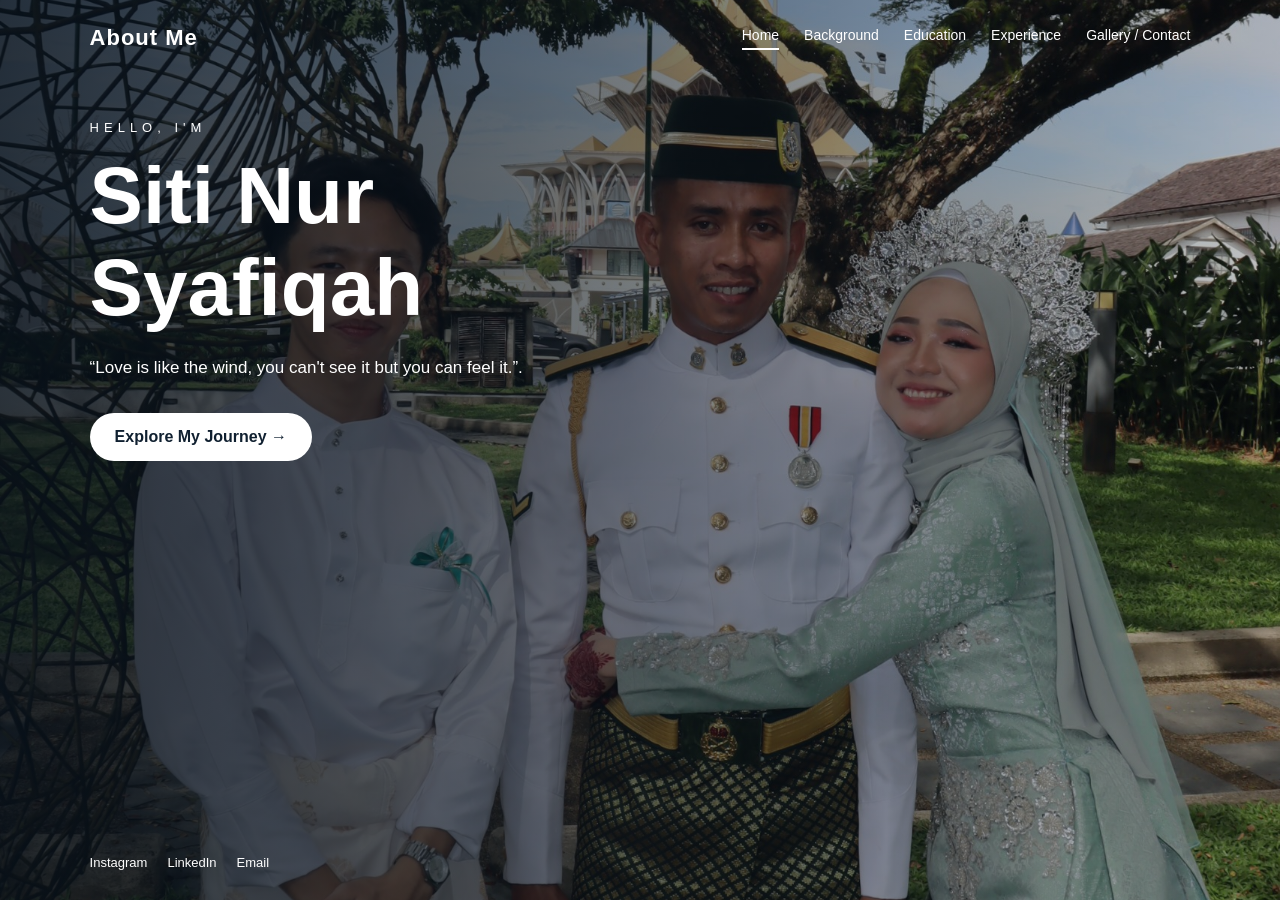
<file: index.html>
<!DOCTYPE html>
<html lang="en">

<head>
    <meta charset="UTF-8">
    <meta name="viewport" content="width=device-width, initial-scale=1.0">

    <title>Hazzz | Personal Website</title>

    <!-- Connect HTML with CSS -->
    <link rel="stylesheet" href="style.css">
</head>

<body>

    <!-- Navigation Bar -->
    <header>
        <div class="logo"> About Me</div>

        <nav>
            <a href="index.html" class="active">Home</a>
            <a href="background.html">Background</a>
            <a href="education.html">Education</a>
            <a href="experience.html">Experience</a>
            <a href="gallery.html">Gallery / Contact</a>
        </nav>
    </header>


    <!-- Homepage Section -->
    <main class="hero">

        <div class="hero-content">

            <p class="hello">HELLO, I'M</p>

            <h1>Siti Nur Syafiqah</h1>

            <p class="description">
                “Love is like the wind, you can't see it but you can feel it.”.
            </p>

            <a href="background.html" class="button">
                Explore My Journey →
            </a>

        </div>

        <!-- Bottom Social Links -->
        <div class="social">
            <a href="#">Instagram</a>
            <a href="#">LinkedIn</a>
            <a href="mailto:your-email@example.com">Email</a>
        </div>

    </main>



<!-- AUTOMATIC BACKGROUND MUSIC -->
<audio id="backgroundMusic" autoplay loop preload="auto">
    <source src="./Love.mp3" type="audio/mpeg">
</audio>

<script>
const music = document.getElementById("backgroundMusic");

// Set volume
music.volume = 0.5;

// Get previous music position
const savedTime = localStorage.getItem("siteMusicTime");

// Restore previous position
music.addEventListener("loadedmetadata", function() {

    if (savedTime !== null) {
        music.currentTime = Number(savedTime);
    }

    // Automatically play music
    music.play().catch(error => {
        console.log("Autoplay was blocked by the browser.");
    });

}, { once: true });

// Save music position continuously
music.addEventListener("timeupdate", function() {
    localStorage.setItem("siteMusicTime", music.currentTime);
});

// Save position before leaving page
window.addEventListener("pagehide", function() {
    localStorage.setItem("siteMusicTime", music.currentTime);
});

</script>



</body>
</html>
</file>
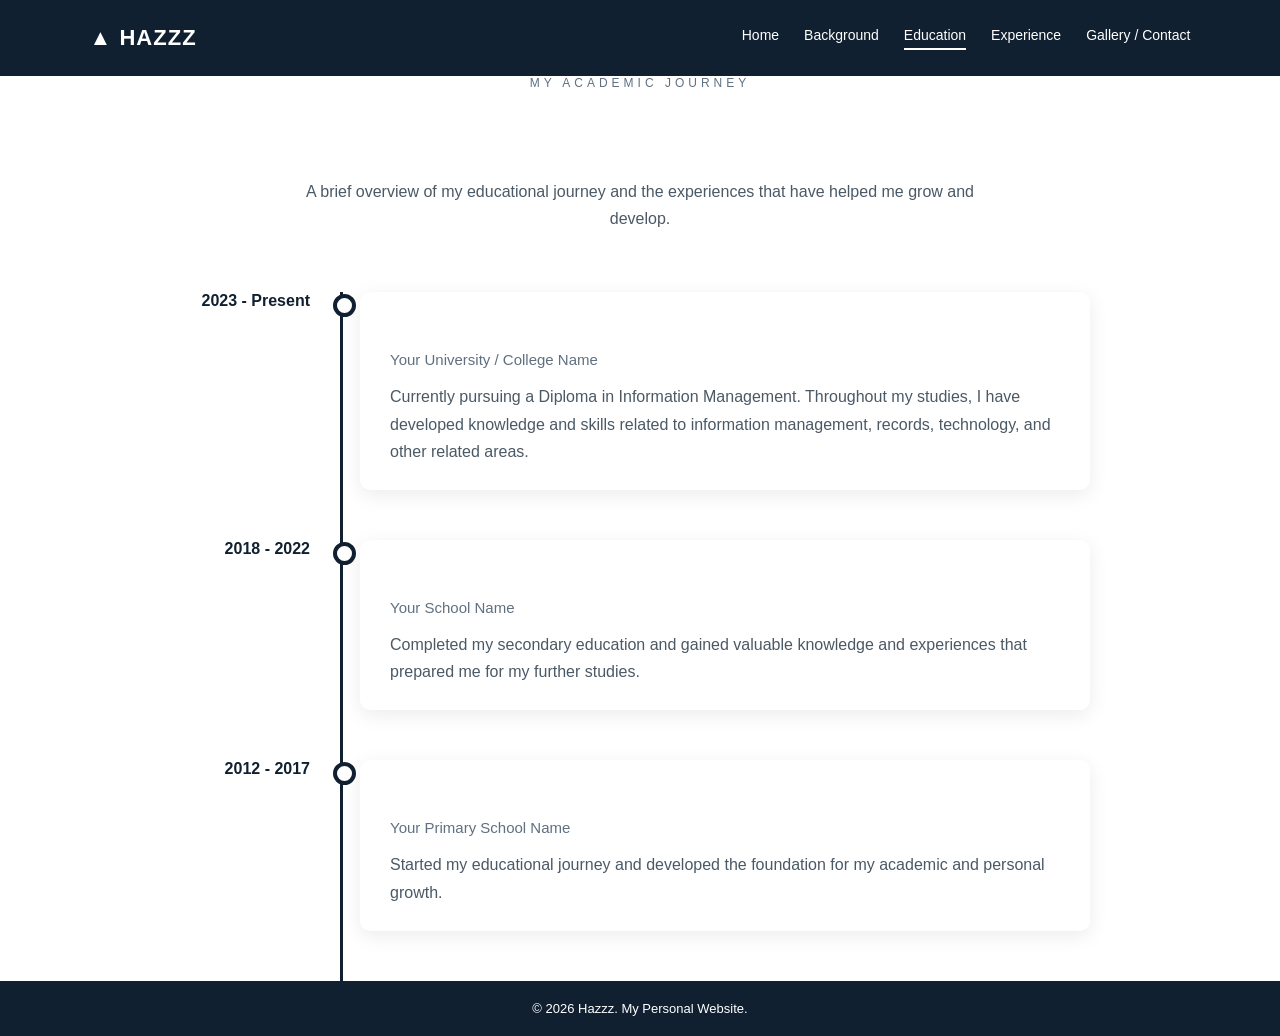
<file: education.html>
<!DOCTYPE html>
<html lang="en">

<head>
    <meta charset="UTF-8">
    <meta name="viewport" content="width=device-width, initial-scale=1.0">

    <title>Education | Hazzz Personal Website</title>

    <!-- Connect with CSS -->
    <link rel="stylesheet" href="style.css">
</head>

<body class="info-page">

    <!-- Navigation Bar -->
    <header class="info-header">

        <div class="logo">
            <a href="index.html">▲ HAZZZ</a>
        </div>

        <nav>
            <a href="index.html">Home</a>
            <a href="background.html">Background</a>
            <a href="education.html" class="active">Education</a>
            <a href="experience.html">Experience</a>
            <a href="gallery.html">Gallery / Contact</a>
        </nav>

    </header>


    <!-- Education Section -->
    <main class="education-section">

        <!-- Page Title -->
        <div class="education-title">
            <p>MY ACADEMIC JOURNEY</p>
            <h1>Educational Background</h1>
            <p class="education-intro">
                A brief overview of my educational journey and the experiences
                that have helped me grow and develop.
            </p>
        </div>


        <!-- Education Timeline -->
        <div class="timeline">

            <!-- Education 1 -->
            <div class="timeline-item">

                <div class="timeline-year">
                    2023 - Present
                </div>

                <div class="timeline-content">
                    <h2>Diploma in Information Management</h2>
                    <h3>Your University / College Name</h3>

                    <p>
                        Currently pursuing a Diploma in Information Management.
                        Throughout my studies, I have developed knowledge and
                        skills related to information management, records,
                        technology, and other related areas.
                    </p>
                </div>

            </div>


            <!-- Education 2 -->
            <div class="timeline-item">

                <div class="timeline-year">
                    2018 - 2022
                </div>

                <div class="timeline-content">
                    <h2>Secondary School</h2>
                    <h3>Your School Name</h3>

                    <p>
                        Completed my secondary education and gained valuable
                        knowledge and experiences that prepared me for my
                        further studies.
                    </p>
                </div>

            </div>


            <!-- Education 3 -->
            <div class="timeline-item">

                <div class="timeline-year">
                    2012 - 2017
                </div>

                <div class="timeline-content">
                    <h2>Primary School</h2>
                    <h3>Your Primary School Name</h3>

                    <p>
                        Started my educational journey and developed the
                        foundation for my academic and personal growth.
                    </p>
                </div>

            </div>

        </div>

    </main>


    <!-- Footer -->
    <footer>
        <p>© 2026 Hazzz. My Personal Website.</p>
    </footer>


<!-- AUTOMATIC BACKGROUND MUSIC -->
<audio id="backgroundMusic" autoplay loop preload="auto">
    <source src="./Love.mp3" type="audio/mpeg">
</audio>

<script>
const music = document.getElementById("backgroundMusic");

// Set volume
music.volume = 0.5;

// Get previous music position
const savedTime = localStorage.getItem("siteMusicTime");

// Restore previous position
music.addEventListener("loadedmetadata", function() {

    if (savedTime !== null) {
        music.currentTime = Number(savedTime);
    }

    // Automatically play music
    music.play().catch(error => {
        console.log("Autoplay was blocked by the browser.");
    });

}, { once: true });

// Save music position continuously
music.addEventListener("timeupdate", function() {
    localStorage.setItem("siteMusicTime", music.currentTime);
});

// Save position before leaving page
window.addEventListener("pagehide", function() {
    localStorage.setItem("siteMusicTime", music.currentTime);
});

</script>


</body>
</html>
</file>
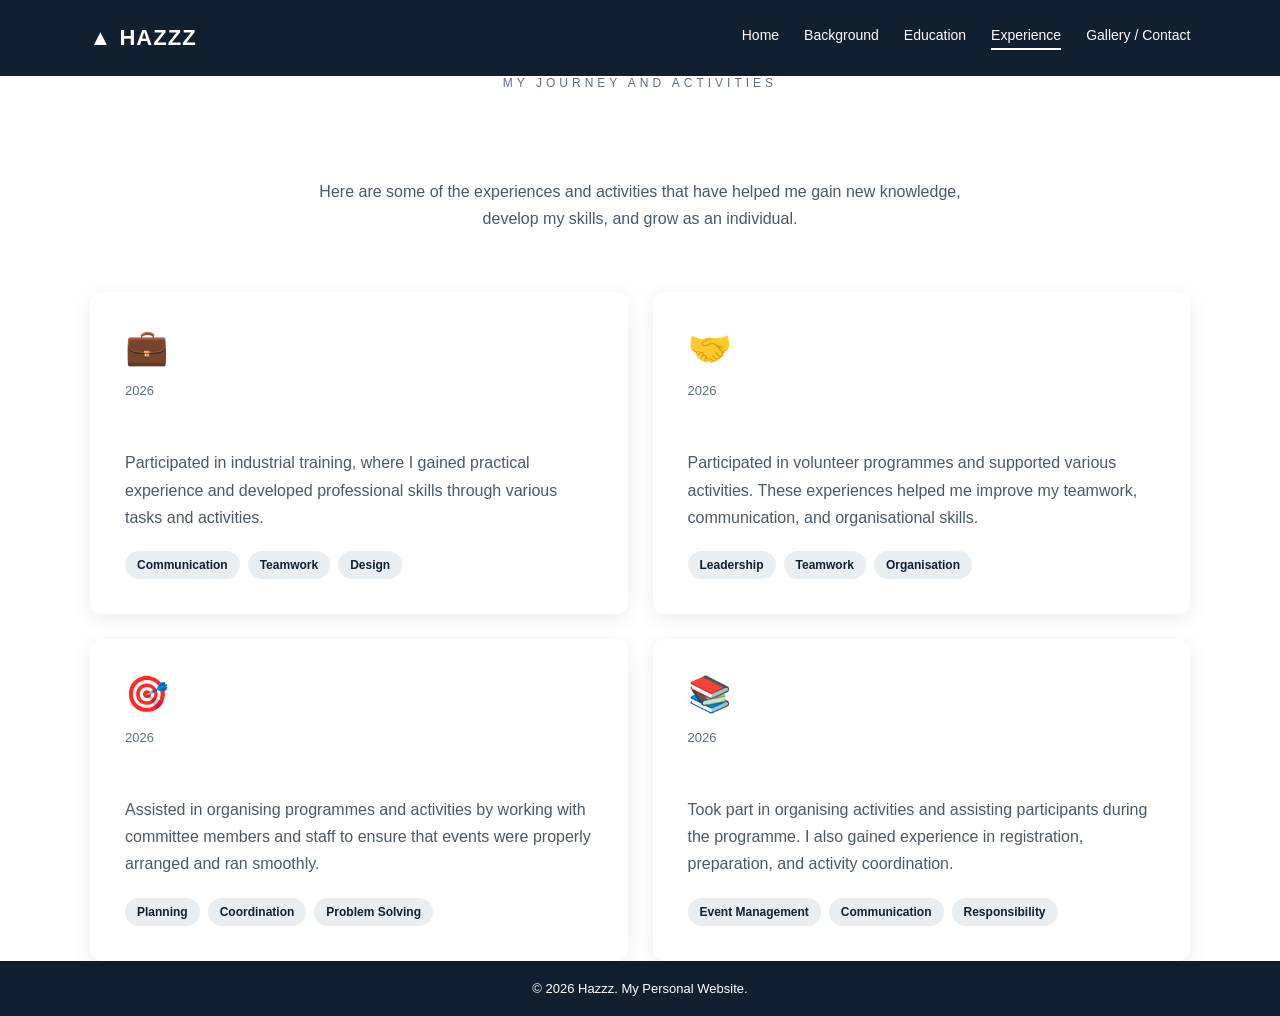
<file: experience.html>
<!DOCTYPE html>
<html lang="en">

<head>
    <meta charset="UTF-8">
    <meta name="viewport" content="width=device-width, initial-scale=1.0">

    <title>Experience | Hazzz Personal Website</title>

    <!-- Connect with CSS -->
    <link rel="stylesheet" href="style.css">
</head>

<body class="info-page">

    <!-- Navigation Bar -->
    <header class="info-header">

        <div class="logo">
            <a href="index.html">▲ HAZZZ</a>
        </div>

        <nav>
            <a href="index.html">Home</a>
            <a href="background.html">Background</a>
            <a href="education.html">Education</a>
            <a href="experience.html" class="active">Experience</a>
            <a href="gallery.html">Gallery / Contact</a>
        </nav>

    </header>


    <!-- Experience Section -->
    <main class="experience-section">

        <!-- Page Title -->
        <div class="experience-title">
            <p>MY JOURNEY AND ACTIVITIES</p>
            <h1>My Experiences</h1>
            <p class="experience-intro">
                Here are some of the experiences and activities that have
                helped me gain new knowledge, develop my skills, and grow as
                an individual.
            </p>
        </div>


        <!-- Experience Cards -->
        <div class="experience-grid">

            <!-- Experience 1 -->
            <div class="experience-card">

                <div class="experience-icon">💼</div>

                <p class="experience-date">2026</p>

                <h2>Industrial Training</h2>

                <p>
                    Participated in industrial training, where I gained
                    practical experience and developed professional skills
                    through various tasks and activities.
                </p>

                <div class="skills">
                    <span>Communication</span>
                    <span>Teamwork</span>
                    <span>Design</span>
                </div>

            </div>


            <!-- Experience 2 -->
            <div class="experience-card">

                <div class="experience-icon">🤝</div>

                <p class="experience-date">2026</p>

                <h2>Volunteer Activities</h2>

                <p>
                    Participated in volunteer programmes and supported various
                    activities. These experiences helped me improve my teamwork,
                    communication, and organisational skills.
                </p>

                <div class="skills">
                    <span>Leadership</span>
                    <span>Teamwork</span>
                    <span>Organisation</span>
                </div>

            </div>


            <!-- Experience 3 -->
            <div class="experience-card">

                <div class="experience-icon">🎯</div>

                <p class="experience-date">2026</p>

                <h2>Programme Committee</h2>

                <p>
                    Assisted in organising programmes and activities by working
                    with committee members and staff to ensure that events were
                    properly arranged and ran smoothly.
                </p>

                <div class="skills">
                    <span>Planning</span>
                    <span>Coordination</span>
                    <span>Problem Solving</span>
                </div>

            </div>


            <!-- Experience 4 -->
            <div class="experience-card">

                <div class="experience-icon">📚</div>

                <p class="experience-date">2026</p>

                <h2>Knowledge Camp</h2>

                <p>
                    Took part in organising activities and assisting
                    participants during the programme. I also gained experience
                    in registration, preparation, and activity coordination.
                </p>

                <div class="skills">
                    <span>Event Management</span>
                    <span>Communication</span>
                    <span>Responsibility</span>
                </div>

            </div>

        </div>

    </main>


    <!-- Footer -->
    <footer>
        <p>© 2026 Hazzz. My Personal Website.</p>
    </footer>


<!-- AUTOMATIC BACKGROUND MUSIC -->
<audio id="backgroundMusic" autoplay loop preload="auto">
    <source src="./Love.mp3" type="audio/mpeg">
</audio>

<script>
const music = document.getElementById("backgroundMusic");

// Set volume
music.volume = 0.5;

// Get previous music position
const savedTime = localStorage.getItem("siteMusicTime");

// Restore previous position
music.addEventListener("loadedmetadata", function() {

    if (savedTime !== null) {
        music.currentTime = Number(savedTime);
    }

    // Automatically play music
    music.play().catch(error => {
        console.log("Autoplay was blocked by the browser.");
    });

}, { once: true });

// Save music position continuously
music.addEventListener("timeupdate", function() {
    localStorage.setItem("siteMusicTime", music.currentTime);
});

// Save position before leaving page
window.addEventListener("pagehide", function() {
    localStorage.setItem("siteMusicTime", music.currentTime);
});

</script>


</body>
</html>
</file>
<file: style.css>
/* Remove default spacing */
* {
    margin: 0;
    padding: 0;
    box-sizing: border-box;
}

/* General website settings */
body {
    font-family: Arial, sans-serif;
    color: white;
}

/* Navigation bar */
header {
    position: absolute;
    top: 0;
    left: 0;
    width: 100%;

    display: flex;
    justify-content: space-between;
    align-items: center;

    padding: 25px 7%;
    z-index: 10;
}

/* Website logo */
.logo {
    font-size: 22px;
    font-weight: bold;
    letter-spacing: 1px;
}

/* Navigation links */
nav {
    display: flex;
    gap: 25px;
}

nav a {
    color: white;
    text-decoration: none;
    font-size: 14px;
}

/* Navigation hover effect */
nav a:hover {
    border-bottom: 2px solid white;
    padding-bottom: 5px;
}

/* Active page */
nav .active {
    border-bottom: 2px solid white;
    padding-bottom: 5px;
}

/* Main homepage */
.hero {
    min-height: 100vh;

    dsiplay: flex;
    align-items: center;

    padding: 120px 7%;

    /* Background image */
    background-image:
        linear-gradient(
            90deg,
            rgba(5, 15, 25, 0.85),
            rgba(5, 15, 25, 0.25)
        ),
        url("kawen1.jpeg");

    background-size: cover;
    background-position: center;
}

/* Homepage text */
.hero-content {
    max-width: 550px;
}

.hello {
    font-size: 13px;
    letter-spacing: 5px;
    margin-bottom: 15px;
}

h1 {
    font-size: 80px;
    margin-bottom: 20px;
}

.description {
    font-size: 17px;
    line-height: 1.7;
    max-width: 450px;
    margin-bottom: 30px;
}

/* Explore button */
.button {
    display: inline-block;

    background-color: white;
    color: #102030;

    text-decoration: none;
    font-weight: bold;

    padding: 15px 25px;
    border-radius: 30px;

    transition: 0.3s;
}

.button:hover {
    background-color: #d9e6f0;
    transform: translateY(-3px);
}

/* Social media links */
.social {
    position: absolute;
    bottom: 30px;
    left: 7%;

    display: flex;
    gap: 20px;
}

.social a {
    color: white;
    text-decoration: none;
    font-size: 13px;
}

/* Mobile phone design */
@media (max-width: 768px) {

    header {
        flex-direction: column;
        align-items: flex-start;
        gap: 15px;
    }

    nav {
        flex-wrap: wrap;
        gap: 15px;
    }

    h1 {
        font-size: 55px;
    }

    .hero {
        padding-top: 180px;
    }
}

<br>

/* =========================
   BACKGROUND INFORMATION PAGE
   ========================= */

/* General background for information pages */
.info-page {
    background-color: #f4f6f8;
    color: #1c2b38;
}

/* Navigation bar */
.info-header {
    position: relative;
    background-color: #102030;
}

/* Logo link */
.logo a {
    color: white;
    text-decoration: none;
}

/* Background page section */
.background-section {
    padding: 80px 10%;
    min-height: 80vh;
}

/* Page title */
.background-title {
    text-align: center;
    margin-bottom: 60px;
}

.background-title p {
    letter-spacing: 4px;
    font-size: 12px;
    color: #607080;
    margin-bottom: 10px;
}

.background-title h1 {
    font-size: 50px;
}

/* Main content layout */
.background-content {
    max-width: 1000px;
    margin: auto;

    display: flex;
    align-items: center;
    gap: 60px;
}

/* Profile picture */
.profile-image img {
    width: 280px;
    height: 350px;
    object-fit: cover;
    border-radius: 10px;
}

/* Text section */
.background-text {
    max-width: 550px;
}

.background-text h2 {
    font-size: 32px;
    margin-bottom: 20px;
}

.background-text h3 {
    margin-top: 25px;
    margin-bottom: 15px;
}

.background-text p {
    line-height: 1.8;
    margin-bottom: 15px;
    color: #4b5965;
}

/* Interest tags */
.interests {
    display: flex;
    flex-wrap: wrap;
    gap: 10px;
}

.interests span {
    background-color: #102030;
    color: white;

    padding: 8px 15px;
    border-radius: 20px;
    font-size: 13px;
}

/* Footer */
footer {
    background-color: #102030;
    color: white;
    text-align: center;
    padding: 20px;
    font-size: 13px;
}

/* Mobile design */
@media (max-width: 768px) {

    .background-content {
        flex-direction: column;
        gap: 30px;
    }

    .background-section {
        padding: 60px 7%;
    }

    .background-title h1 {
        font-size: 40px;
    }

    .profile-image img {
        width: 220px;
        height: 280px;
    }
}

<br>

/* =========================
   EDUCATION PAGE
   ========================= */

.education-section {
    padding: 80px 10%;
    min-height: 80vh;
}

/* Education page title */
.education-title {
    text-align: center;
    max-width: 700px;
    margin: 0 auto 60px;
}

.education-title p:first-child {
    letter-spacing: 4px;
    font-size: 12px;
    color: #607080;
    margin-bottom: 10px;
}

.education-title h1 {
    font-size: 50px;
    margin-bottom: 20px;
}

.education-intro {
    color: #4b5965;
    line-height: 1.7;
    font-size: 16px;
}

/* Timeline */
.timeline {
    max-width: 900px;
    margin: auto;
    position: relative;
}

/* Vertical line */
.timeline::before {
    content: "";
    position: absolute;

    width: 3px;
    height: 100%;

    background-color: #102030;

    left: 150px;
    top: 0;
}

/* Each education item */
.timeline-item {
    display: flex;
    gap: 50px;
    position: relative;

    padding-bottom: 50px;
}

/* Year section */
.timeline-year {
    width: 120px;
    flex-shrink: 0;

    font-weight: bold;
    color: #102030;

    text-align: right;
}

/* Circle on the timeline */
.timeline-item::before {
    content: "";

    position: absolute;

    width: 15px;
    height: 15px;

    background-color: white;
    border: 4px solid #102030;

    border-radius: 50%;

    left: 143px;
    top: 2px;
}

/* Education information card */
.timeline-content {
    background-color: white;

    padding: 25px 30px;

    border-radius: 10px;

    box-shadow: 0 5px 20px rgba(0, 0, 0, 0.08);

    flex: 1;
}

.timeline-content h2 {
    font-size: 22px;
    margin-bottom: 8px;
}

.timeline-content h3 {
    font-size: 15px;
    font-weight: normal;

    color: #607080;

    margin-bottom: 15px;
}

.timeline-content p {
    color: #4b5965;
    line-height: 1.7;
}

/* Mobile responsive design */
@media (max-width: 768px) {

    .education-section {
        padding: 60px 7%;
    }

    .education-title h1 {
        font-size: 38px;
    }

    .timeline::before {
        left: 10px;
    }

    .timeline-item {
        flex-direction: column;
        gap: 10px;

        padding-left: 35px;
    }

    .timeline-year {
        text-align: left;
        width: auto;
    }

    .timeline-item::before {
        left: 3px;
        top: 2px;
    }
}

<br>

/* =========================
   EXPERIENCE PAGE
   ========================= */

.experience-section {
    padding: 80px 10%;
    min-height: 80vh;
}

/* Page title */
.experience-title {
    text-align: center;
    max-width: 700px;
    margin: 0 auto 60px;
}

.experience-title p:first-child {
    letter-spacing: 4px;
    font-size: 12px;
    color: #607080;
    margin-bottom: 10px;
}

.experience-title h1 {
    font-size: 50px;
    margin-bottom: 20px;
}

.experience-intro {
    color: #4b5965;
    line-height: 1.7;
    font-size: 16px;
}

/* Experience card layout */
.experience-grid {
    max-width: 1100px;
    margin: auto;

    display: grid;
    grid-template-columns: repeat(2, 1fr);
    gap: 25px;
}

/* Individual card */
.experience-card {
    background-color: white;
    padding: 35px;

    border-radius: 12px;

    box-shadow: 0 5px 20px rgba(0, 0, 0, 0.08);

    transition: 0.3s;
}

/* Card hover effect */
.experience-card:hover {
    transform: translateY(-8px);

    box-shadow: 0 10px 30px rgba(0, 0, 0, 0.12);
}

/* Experience icon */
.experience-icon {
    font-size: 35px;
    margin-bottom: 15px;
}

/* Experience date */
.experience-date {
    color: #607080;
    font-size: 13px;
    margin-bottom: 8px;
}

/* Experience title */
.experience-card h2 {
    font-size: 24px;
    margin-bottom: 15px;
}

/* Experience description */
.experience-card > p:not(.experience-date) {
    color: #4b5965;
    line-height: 1.7;
    margin-bottom: 20px;
}

/* Skills tags */
.skills {
    display: flex;
    flex-wrap: wrap;
    gap: 8px;
}

.skills span {
    background-color: #e8eef2;
    color: #102030;

    padding: 7px 12px;
    border-radius: 20px;

    font-size: 12px;
    font-weight: bold;
}

/* Mobile responsive design */
@media (max-width: 768px) {

    .experience-section {
        padding: 60px 7%;
    }

    .experience-title h1 {
        font-size: 38px;
    }

    .experience-grid {
        grid-template-columns: 1fr;
    }
}

<br>


/* PHOTO GALLERY SECTION */
.gallery-section {
    padding: 60px 8%;
    text-align: center;
}

.gallery-section h2 {
    font-size: 32px;
    margin-bottom: 15px;
}

.gallery-section p {
    margin-bottom: 35px;
    color: #666;
}

/* PHOTO GRID */
.photo-grid {
    display: grid;
    grid-template-columns: repeat(3, 1fr);
    gap: 20px;
    max-width: 1100px;
    margin: 0 auto;
}

.photo-item {
    height: 250px;
    overflow: hidden;
    border-radius: 12px;
    box-shadow: 0 4px 12px rgba(0, 0, 0, 0.12);
}

.photo-item img {
    width: 100%;
    height: 100%;
    object-fit: cover;
    transition: transform 0.4s ease;
}

.photo-item img:hover {
    transform: scale(1.08);
}

/* RESPONSIVE GALLERY */
@media (max-width: 768px) {
    .photo-grid {
        grid-template-columns: repeat(2, 1fr);
    }
}

@media (max-width: 480px) {
    .photo-grid {
        grid-template-columns: 1fr;
    }
}



#musicButton {
    position: fixed;
    bottom: 25px;
    right: 25px;
    padding: 12px 20px;
    background: #222;
    color: white;
    border: none;
    border-radius: 30px;
    font-size: 14px;
    cursor: pointer;
    z-index: 9999;
}

#musicButton:hover {
    background: #555;
}
</file>
